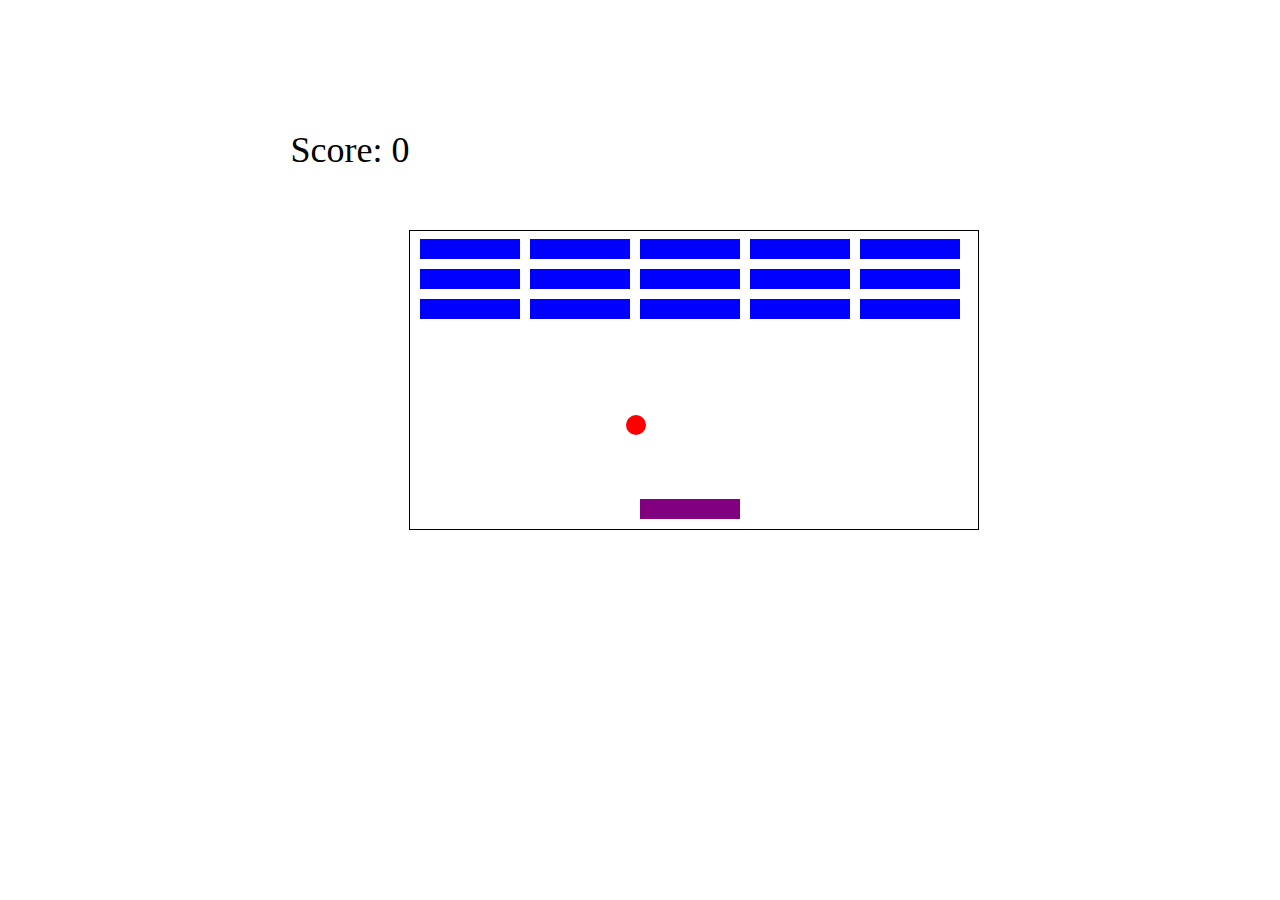
<file: hra_Breakout/index.html>
<!DOCTYPE html>
<html lang="en">
  <head>
    <meta charset="UTF-8" />
    <meta name="viewport" content="width=device-width, initial-scale=1.0" />
    <link rel="stylesheet" href="style.css" />
    <title>Breakout Game</title>
  </head>
  <body>
    <div id="score">Score: 0</div>
    <section>
      <div class="grid"></div>
    </section>
    <script src="index.js" defer></script>
  </body>
</html>
</file>
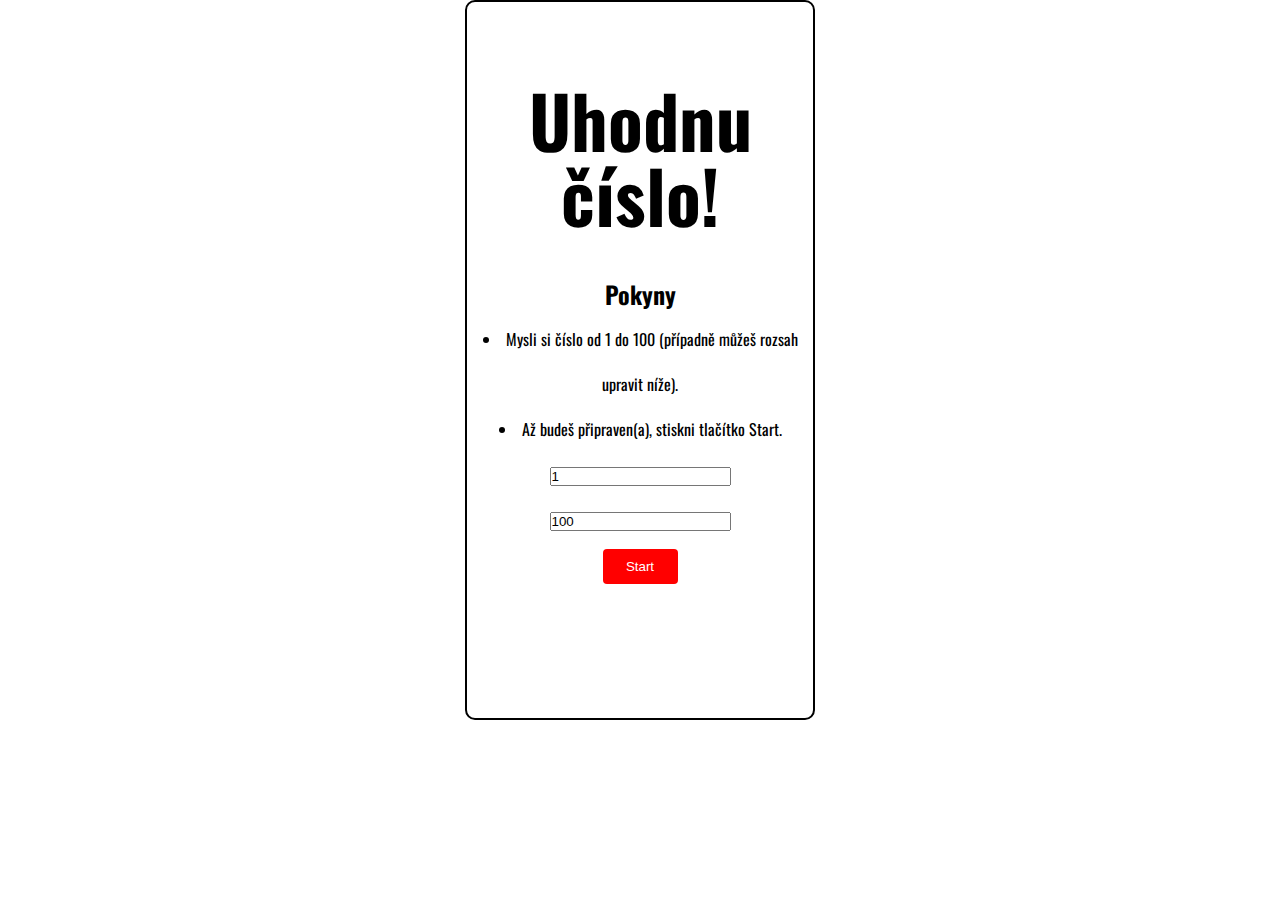
<file: hra_mysliSiCislo/index.html>
<!DOCTYPE html>
<html lang="en">
  <head>
    <meta charset="UTF-8" />
    <meta name="viewport" content="width=device-width, initial-scale=1.0" />
    <link rel="stylesheet" href="styly.css" />
    <link
      href="https://fonts.googleapis.com/css2?family=Oswald:wght@200..700&display=swap"
      rel="stylesheet"
    />
    <script src="index.js" defer></script>
    <!-- atribut defer zajišťuje,že nezáleží na pozici umístění importu -->
    <title>Hra, mysli si číslo</title>
  </head>
  <!-- body má následující třídy vyjadřující stav hry: pred-hrou, pri-hre a po-hre -->
  <body class="pred-hrou" id="container">
    <header id="main-title">
      <h1>Uhodnu číslo!</h1>
    </header>
    <main>
      <section class="pokyny" id="instructions">
        <h2>Pokyny</h2>
        <ul>
          <li>
            Mysli si číslo od 1 do 100 (případně můžeš rozsah upravit níže).
          </li>
          <li>Až budeš připraven(a), stiskni tlačítko Start.</li>
        </ul>
      </section>
      <section class="hraci-pole">
        <h2>
          Můj tip číslo <span class="cislo-tipu"></span>:
          <span class="aktualni-tip"></span>
        </h2>
        <h3>Trefil jsem se?</h3>
      </section>
      <section class="zahajeni-hry">
        <div>
          <input type="number" value="1" class="dolni-mez-vstup" />
          <input type="number" value="100" class="horni-mez-vstup" />
        </div>
        <div><button class="tlacitko-start">Start</button></div>
      </section>
      <section class="ovladani-hry">
        <button class="tlacitko-pridej">Přidej</button>
        <button class="tlacitko-trefa">Trefa!</button>
        <button class="tlacitko-uber">Uber</button>
      </section>
      <section class="restart-hry">
        <button class="tlacitko-nova-hra">Chci hrát znovu!</button>
      </section>
    </main>
  </body>
  <!-- -------------------------------------------------- -->
  <!-- body má následující třídy vyjadřující stav hry: pred-hrou, pri-hre a po-hre -->
  <!-- <body class="pred-hrou">
    <header>
			<h1>Uhodnu číslo!</h1>
		</header>

    <section id="container">
      <div id="main-title">
        <h1>Uhádni číslo</h1>
      </div> -->
  <!-- POKYNY -->
  <!-- <section id="instructions" class="pokyny">
        <h3>Pokyny:</h3>
        <ul>
          <li>Mysli si číslo od 1 do 100 (případně můžeš rozsah upravit níže).</li>
          <li>Až budeš připravený stiskni start</li>
        </ul>
      </section>
      <div class="zahajeni-hry">
        <button class="tlacitko-start">Start</button>
      </div>
    </section> -->

  <!-- HRACÍ POLE -->
  <!-- <section class="hraci-pole" id="container">
    
        <h3>
          Můj tip číslo: <span class="cislo-tipu"></span
          ><span class="aktualni-tip"></span>
        </h3>
        <h3>Můj tip:</h3>
      </div> -->

  <!-- TLAČÍTKA = OVLÁDÁNÍ HRY -->
  <!-- <div class="ovladani-hry">
        <button id="construction-btn" class="tlacitko-pridej">Přidej</button>
        <button id="construction-btn" class="tlacitko-trefa">
          Trefil jsi!
        </button>
        <button id="construction-btn" class="tlacitko-uber">Uber</button>
      </div> -->
  <!-- POČÍTADLO = POČET POKUSU -->
  <!-- <div class="pocet-pokusu">
        <h3>Počítadlo:</h3>
      <input type="text" id="vstupni-policko" />
      </div> -->

  <!-- RESTART HRY -->
  <!-- <div class="restart-hry">
        <button class="tlacitko-nova-hra">Chci hrát znovu!</button>
      </div>
    </section> -->
  <!-- </body> -->
</html>
</file>
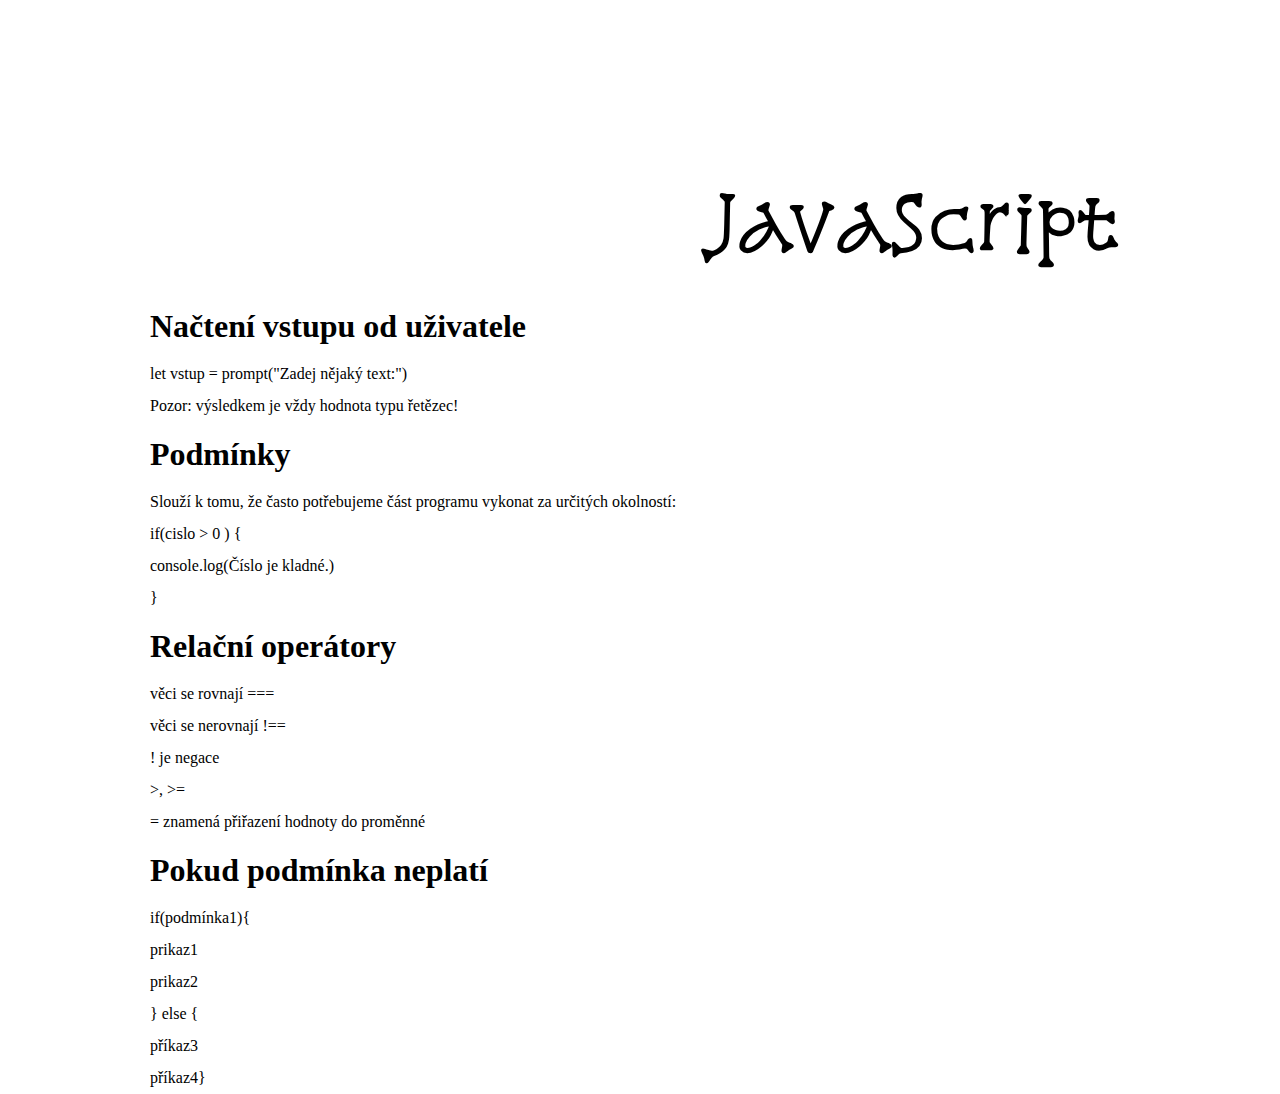
<file: lecture_1/index.html>
<!DOCTYPE html>
<html lang="en">
  <head>
    <meta charset="UTF-8" />
    <meta name="viewport" content="width=device-width, initial-scale=1.0" />
    <link rel="stylesheet" href="style.css" />
    <!-- <script src="program.js"></script> -->
    <!-- <script src="cykly.js"></script> -->
    <!-- <script src="funkce.js"></script> -->
    <!-- <script src="du_pocetSekund.js"></script> -->
    <!-- <script src="du_indexBMI.js"></script> -->
    <!-- <script src="du_prevodyJednotek.js"></script> -->
    <script src="du_prvocisla.js"></script>
    <link
      href="https://fonts.googleapis.com/css2?family=Big+Shoulders:opsz,wght@10..72,100..900&family=Snowburst+One&display=swap"
      rel="stylesheet"
    />
    <title>JS-1-akademie-reactgirls</title>
  </head>
  <body>
    <div class="zaciname">
      <h1>JavaScript</h1>
    </div>
    <div class="retezceCisel">
      <h1>Načtení vstupu od uživatele</h1>
      <p>let vstup = prompt("Zadej nějaký text:")</p>
      <p>Pozor: výsledkem je vždy hodnota typu řetězec!</p>
    </div>
    <div class="podminky">
      <h1>Podmínky</h1>
      <p>
        Slouží k tomu, že často potřebujeme část programu vykonat za určitých
        okolností:
      </p>
      <p>
        if(cislo > 0 ) { <br />
        console.log(Číslo je kladné.)<br />}
      </p>
      <h1>Relační operátory</h1>
      <p>věci se rovnají ===</p>
      <p>věci se nerovnají !==</p>
      <p>! je negace</p>
      <p>>, >=</p>
      <p>= znamená přiřazení hodnoty do proměnné</p>
      <h1>Pokud podmínka neplatí</h1>
      <p>
        if(podmínka1){<br />
        prikaz1 <br />
        prikaz2 <br />
        } else {<br />
        příkaz3 <br />
        příkaz4}
      </p>
    </div>
  </body>
</html>
</file>
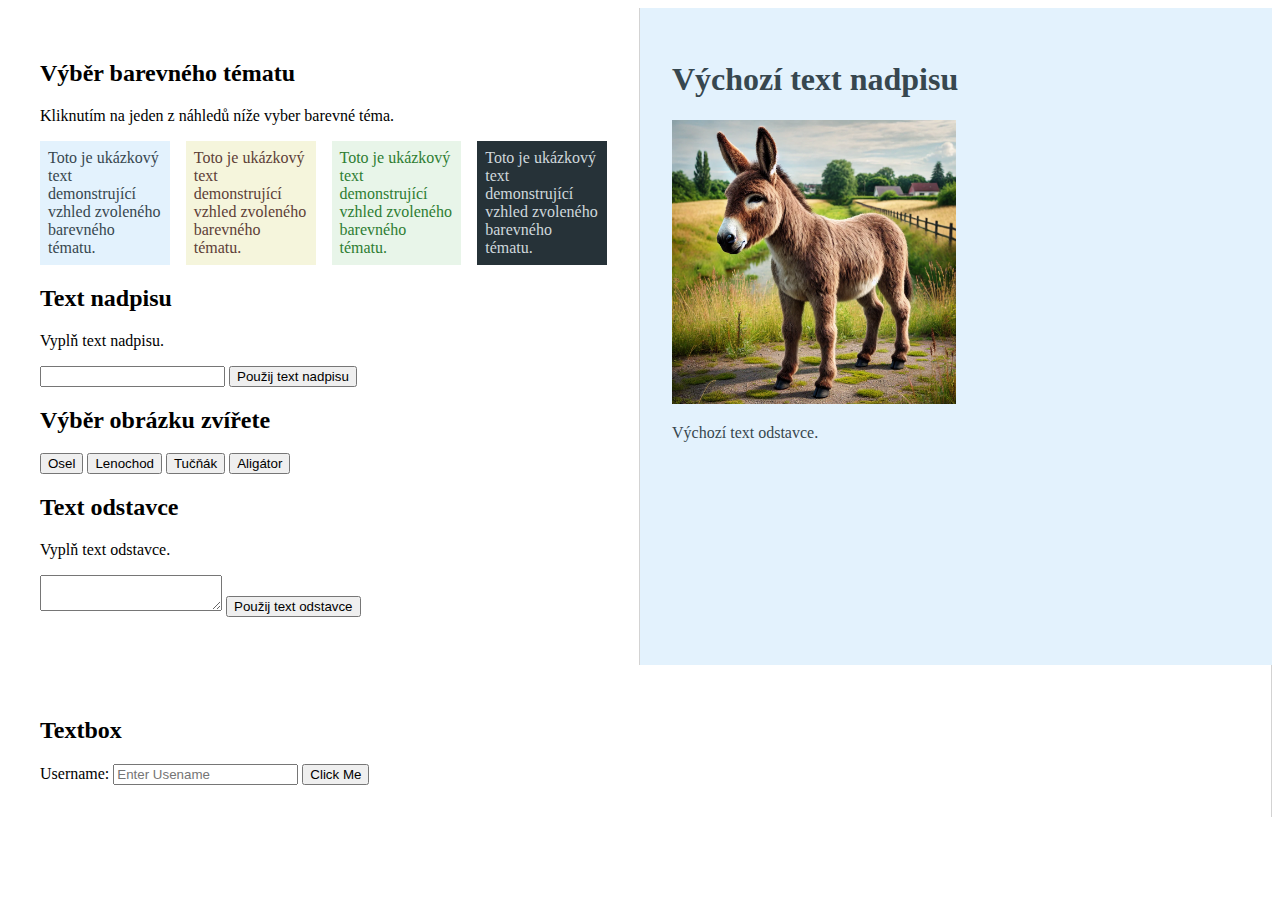
<file: lecture_2_homework/index.html>
<!DOCTYPE html>
<html lang="en">
  <head>
    <meta charset="UTF-8" />
    <meta name="viewport" content="width=device-width, initial-scale=1.0" />
    <link rel="stylesheet" href="styles.css" />
    <script src="index.js" defer></script>
    <title>
      ReactGirls, JavaScript 1 akademie, Document Object Model, události, domácí
      úkol
    </title>
  </head>
  <body>
    <main>
      <section id="vstupy">
        <h2>Výběr barevného tématu</h2>
        <p>Kliknutím na jeden z náhledů níže vyber barevné téma.</p>
        <div class="theme-container">
          <div class="theme-item theme-blue">
            Toto je ukázkový text demonstrující vzhled zvoleného barevného
            tématu.
          </div>
          <div class="theme-item theme-beige">
            Toto je ukázkový text demonstrující vzhled zvoleného barevného
            tématu.
          </div>
          <div class="theme-item theme-green">
            Toto je ukázkový text demonstrující vzhled zvoleného barevného
            tématu.
          </div>
          <div class="theme-item theme-dark">
            Toto je ukázkový text demonstrující vzhled zvoleného barevného
            tématu.
          </div>
        </div>

        <h2>Text nadpisu</h2>
        <p>Vyplň text nadpisu.</p>
        <p>
          <input type="text" id="vstupni-pole" />
          <button type="button" id="btn-text">Použij text nadpisu</button>
        </p>

        <h2>Výběr obrázku zvířete</h2>
        <p>
          <button type="button" id="btn-osel">Osel</button>
          <button type="button" id="btn-lenochod">Lenochod</button>
          <button type="button" id="btn-tucnak">Tučňák</button>
          <button type="button" id="btn-aligator">Aligátor</button>
        </p>

        <h2>Text odstavce</h2>
        <p>Vyplň text odstavce.</p>
        <p>
          <textarea id="text-odstavce"></textarea>
          <button type="button" id="btn-odstavec">Použij text odstavce</button>
        </p>
      </section>
      <section id="vysledek" class="theme-blue">
        <h1 id="new-title">Výchozí text nadpisu</h1>
        <img src="donkey.webp" id="main-picture" />
        <p class="vychozi-text">Výchozí text odstavce.</p>
        <p class="output" id="output1"></p>
      </section>
    </main>
    <!-- zkouška inputu, vypsani do stránky -->
    <section id="vstupy">
      <h2>Textbox</h2>
      <label for="tbuser">Username:</label>
      <input
        type="text"
        id="tbuser"
        placeholder="Enter Usename"
        maxlength="20"
      />
      <input type="button" id="btn1" value="Click Me" />
    </section>
  </body>
</html>
</file>
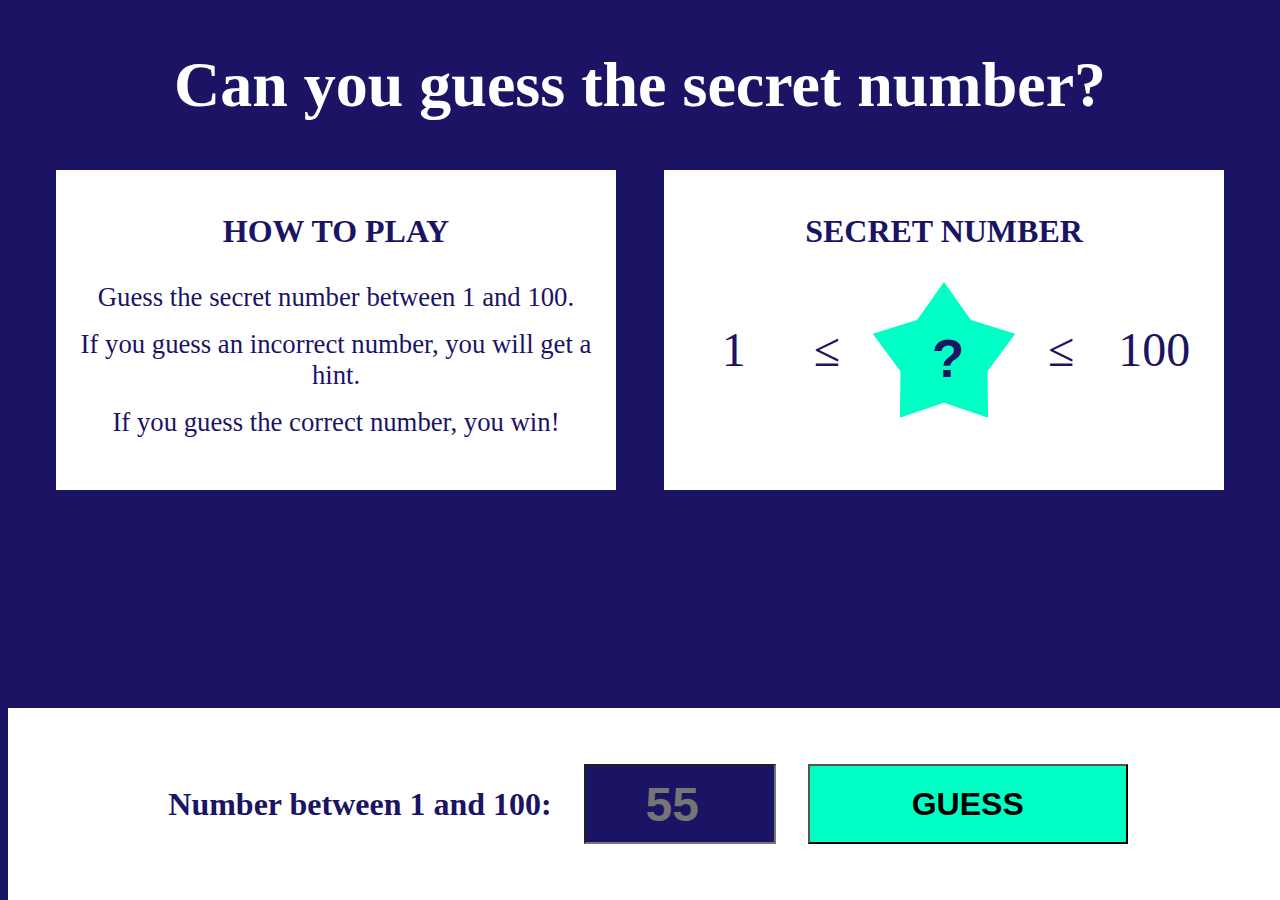
<file: lecture_4/index.html>
<!DOCTYPE html>
<html lang="en">
	<head>
		<meta charset="UTF-8" />
		<meta http-equiv="X-UA-Compatible" content="IE=edge" />
		<meta name="viewport" content="width=device-width, initial-scale=1.0" />
		<link rel="stylesheet" href="styles.css" />
		<script src="program.js" defer></script>
		<title>ReactGirls, JavaScript 1 akademie, Guess the number</title>
	</head>

	<body>
		<h1 id="message">Can you guess the secret number?</h1>

		<main>
			<div class="how-to-play">
				<h2>How to play</h2>
				<ul>
					<li>Guess the secret number between 1 and 100.</li>
					<li>If you guess an incorrect number, you will get a hint.</li>
					<li>If you guess the correct number, you win!</li>
				</ul>
			</div>

			<div class="secret-number">
				<h2>Secret number</h2>
				<div>
					<div id="left-number">1</div>
					<div>≤</div>
					<img src="star.svg" />
					<div>≤</div>
					<div id="right-number">100</div>
				</div>
			</div>
		</main>

		<div class="input-section">
			<label for="number-input">Number between 1 and 100:</label>
			<input id="number-input" type="number" min="1" max="100" placeholder="55" />
			<button id="submit-button">Guess</button>
			<button id="play-again-button">Play again</button>
		</div>
	</body>
</html>
</file>
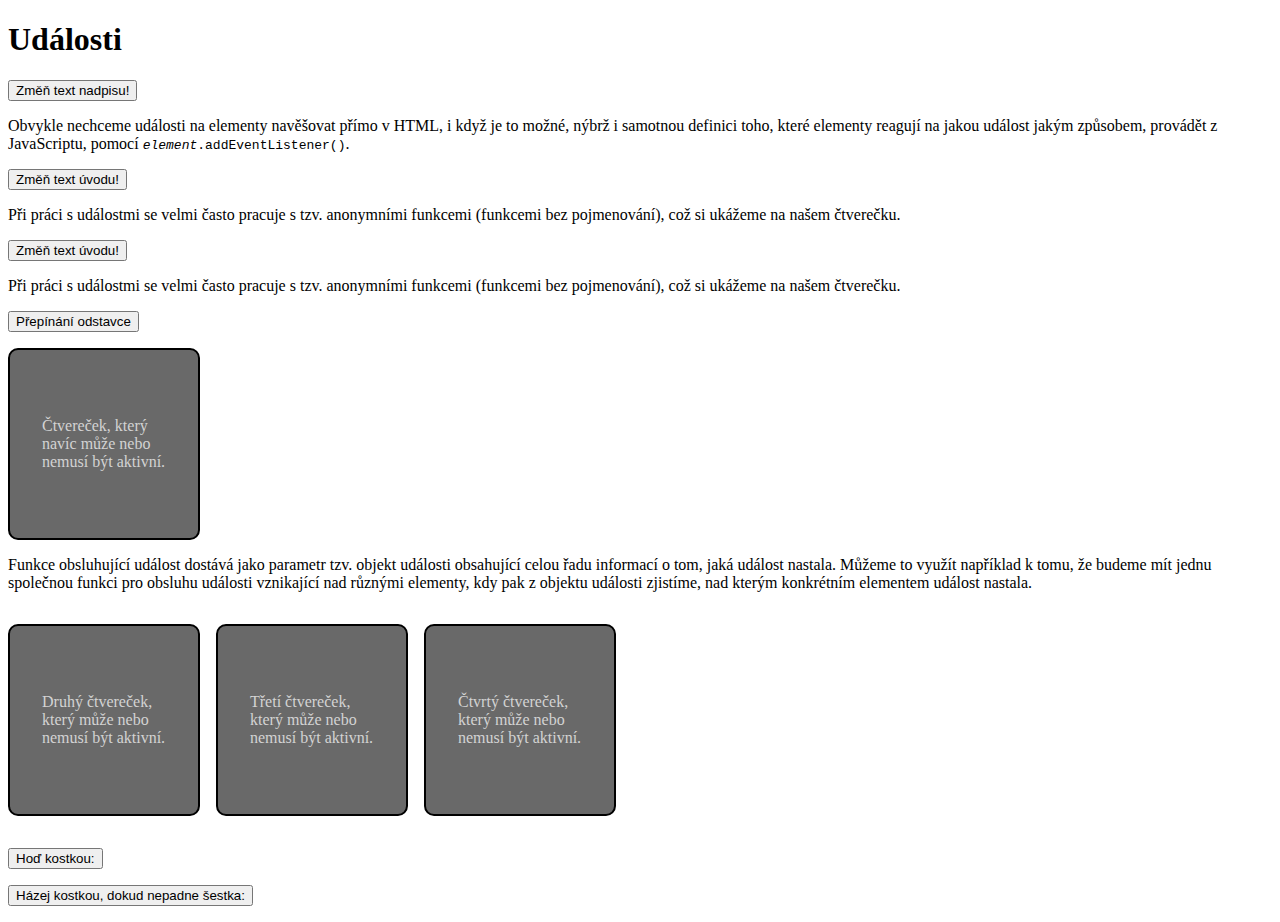
<file: lecture_2/events.html>
<!DOCTYPE html>
<html lang="en">
  <head>
    <meta charset="UTF-8" />
    <meta http-equiv="X-UA-Compatible" content="IE=edge" />
    <meta name="viewport" content="width=device-width, initial-scale=1.0" />
    <link rel="stylesheet" href="events.css" />
    <script src="events.js" defer></script>
    <title>
      ReactGirls, JavaScript 1 akademie, Document Object Model, události
    </title>
  </head>

  <body>
    <h1>Události</h1>
    <p><button onclick="zmenTextNadpisuH1();">Změň text nadpisu!</button></p>

    <p id="uvod">
      Obvykle nechceme události na elementy navěšovat přímo v HTML, i když je to
      možné, nýbrž i samotnou definici toho, které elementy reagují na jakou
      událost jakým způsobem, provádět z JavaScriptu, pomocí
      <code><em>element</em>.addEventListener()</code>.
    </p>
    <p><button id="tlacitkoKUvodu">Změň text úvodu!</button></p>
    <!-- odstavec paragraph -->
    <p id="paragraph">
      Při práci s událostmi se velmi často pracuje s tzv. anonymními funkcemi
      (funkcemi bez pojmenování), což si ukážeme na našem čtverečku.
    </p>
    <p><button id="tlacitkoKParagrafu">Změň text úvodu!</button></p>

    <!-- odstavec paragraphu - přepínání textu -->
    <p id="paragraph-2">
      Při práci s událostmi se velmi často pracuje s tzv. anonymními funkcemi
      (funkcemi bez pojmenování), což si ukážeme na našem čtverečku.
    </p>
    <p><button id="tlacitkoKParagrafu-2">Přepínání odstavce</button></p>

    <div class="ctverecek" id="prvni-ctverecek">
      Čtvereček, který navíc může nebo nemusí být aktivní.
    </div>

    <p>
      Funkce obsluhující událost dostává jako parametr tzv. objekt události
      obsahující celou řadu informací o tom, jaká událost nastala. Můžeme to
      využít například k tomu, že budeme mít jednu společnou funkci pro obsluhu
      události vznikající nad různými elementy, kdy pak z objektu události
      zjistíme, nad kterým konkrétním elementem událost nastala.
    </p>
    <div class="kontejner-na-ctverecky">
      <div class="ctverecek" id="druhy-ctverecek">
        Druhý čtvereček, který může nebo nemusí být aktivní.
      </div>
      <div class="ctverecek" id="treti-ctverecek">
        Třetí čtvereček, který může nebo nemusí být aktivní.
      </div>
      <div class="ctverecek" id="ctvrty-ctverecek">
        Čtvrtý čtvereček, který může nebo nemusí být aktivní.
      </div>
    </div>

    <p><button id="hodKostkou">Hoď kostkou:</button></p>
    <p id="hodKostkouVysledek"></p>

    <p>
      <button id="hazejKostkouDoSestky">
        Házej kostkou, dokud nepadne šestka:
      </button>
    </p>
    <p id="hazejKostkouDoSestkyVysledek"></p>
  </body>
</html>
</file>
<file: hra_Breakout/style.css>
* {
  box-sizing: border-box;
  margin: 0;
  padding: 0;
}

body {
  width: 700px;
  height: 300px;
  display: flex;
  justify-content: center;
  align-items: center;
}

.grid {
  position: absolute;
  width: 570px;
  height: 300px;
  border: 1px solid black;
  margin-top: 80px;
}

.block {
  position: absolute;
  width: 100px;
  height: 20px;
  background-color: blue;
}

.user {
  position: absolute;
  width: 100px;
  height: 20px;
  background-color: purple;
}

.ball {
  position: absolute;
  width: 20px;
  height: 20px;
  border-radius: 10px;
  background-color: red;
}

#score {
  font-size: 36px;
}
</file>
<file: hra_mysliSiCislo/styly.css>
* {
  box-sizing: border-box;
  margin: 0;
  padding: 0;
}

#container {
  border: 2px solid black;
  border-radius: 10px;
  text-align: center;
  margin: 50px 75px;
  width: 350px;
  height: 80vh;
  line-height: 45px;
  font-family: "Oswald", sans-serif;
  margin: 0 auto;
}
/* 
#container-1 {
  display: none;
} */

#main-title {
  margin-top: 80px;
  font-size: 36px;
  line-height: 75px;
}

#construction-btn {
  width: 75px;
  height: 35px;
  border: none;
  border-radius: 4px;
  background-color: red;
  color: white;
}

#instructions {
  margin-top: 40px;
}

li {
  list-style-position: inside;
}

/*Druhá sekce*/

.tlacitko-start,
.tlacitko-pridej,
.tlacitko-trefa,
.tlacitko-uber {
  width: 75px;
  height: 35px;
  border: none;
  border-radius: 4px;
  background-color: red;
  color: white;
}

.tlacitko-nova-hra {
  margin-top: 35px;
  width: 86px;
  height: 35px;
  border: none;
  border-radius: 4px;
  background-color: red;
  color: white;
}
/*
.tlacitko-start {
  display: inline-block;
} */

.pred-hrou .hraci-pole {
  display: none;
}
.pred-hrou .ovladani-hry {
  display: none;
}
.pred-hrou .restart-hry {
  display: none;
}

.pri-hre .pokyny {
  display: none;
}
.pri-hre .zahajeni-hry {
  display: none;
}
.pri-hre .restart-hry {
  display: none;
}

.po-hre .pokyny {
  display: none;
}
.po-hre .zahajeni-hry {
  display: none;
}
.po-hre .ovladani-hry {
  display: none;
}
</file>
<file: lecture_1/style.css>
* {
  margin: 0 auto;
  padding: 0;
  box-sizing: border-box;
}

body {
  margin-left: 150px;
  line-height: 2;
}

p {
}

.zaciname {
  font-family: "Snowburst One", system-ui;
  font-weight: 400;
  font-style: normal;
  margin-top: 150px;
  margin-left: 550px;
  font-size: 36px;
}
</file>
<file: lecture_2_homework/styles.css>
html {
  box-sizing: border-box;
  margin: 0;
  padding: 0;
}
*,
*:before,
*:after {
  box-sizing: inherit;
}

main {
  display: grid;
  grid-template-columns: 50% 50%;
}

.theme-container {
  display: flex;
  gap: 1rem;
}

.theme-item {
  padding: 0.5rem;
  cursor: pointer;
}

.theme-blue {
  background-color: #e3f2fd;
  color: #37474f;
}
.theme-beige {
  background-color: #f5f5dc;
  color: #5d4037;
}
.theme-green {
  background-color: #e8f5e9;
  color: #2e7d32;
}
.theme-dark {
  background-color: #263238;
  color: #cfd8dc;
}

#vstupy {
  border-right: 1px solid lightgray;
  padding: 2rem;
}

#vysledek {
  padding: 2rem;
}

#vysledek img {
  width: 50%;
}
</file>
<file: lecture_4/styles.css>
/* --- Nastavení box-sizing bez bližšího komentáře --- */
html {
	box-sizing: border-box;
}
*,
*:before,
*:after {
	box-sizing: inherit;
}
/* --------------------------------------------------- */

html {
	background-color: #1b1464;
	color: white;
}

h1 {
	font-size: 4rem;
	font-weight: bold;
	text-align: center;
	margin: 3rem 0;
}

h2,
button {
	text-transform: uppercase;
}

h2,
label {
	font-size: 2rem;
	font-weight: bold;
}

main {
	display: flex;
	justify-content: center;
	gap: 3rem;
	margin: 0 3rem;
}

.how-to-play,
.secret-number,
.input-section {
	background-color: white;
	color: #1b1464;
}

.how-to-play,
.secret-number {
	height: 20rem;
	width: 100%;
	padding-top: 1rem;
	text-align: center;
}

.how-to-play ul {
	margin-top: 2rem;
	padding-left: 0;
}

.how-to-play li {
	margin-top: 1rem;
	font-size: 1.67rem;
	list-style-type: none;
}

.secret-number > div {
	display: flex;
	justify-content: center;
	align-items: center;
	gap: 2rem;
	margin-top: 2rem;
	font-size: 3rem;
}

#left-number,
#right-number {
	width: 6rem;
}

.input-section {
	width: 100%;
	height: 12rem;
	position: fixed;
	bottom: 0;
	display: flex;
	justify-content: center;
	align-items: center;
	gap: 2rem;
}

#number-input {
	width: 12rem;
	height: 5rem;
	background-color: #1b1464;
	color: white;
	font-size: 3rem;
	font-weight: bold;
	text-align: center;
}

button {
	width: 20rem;
	height: 5rem;
	background-color: #00ffc4;
	font-weight: bold;
	font-size: 2rem;
}

#play-again-button {
	background-color: hotpink;
	display: none;
}
</file>
<file: lecture_2/events.css>
/* --- Nastavení box-sizing bez bližšího komentáře --- */
html {
	box-sizing: border-box;
}
*,
*:before,
*:after {
	box-sizing: inherit;
}
/* --------------------------------------------------- */

.ctverecek {
	color: lightgray;
	background-color: dimgray;
	width: 12rem;
	height: 12rem;
	border: 2px black solid;
	border-radius: 10px;
	margin: 1rem 0;
	padding: 2rem;
	display: flex;
	align-items: center;
}

.aktivni {
	color: yellow;
	background-color: green;
	border: 2px gray solid;
}

.kontejner-na-ctverecky {
	display: flex;
	gap: 1rem;
}
</file>
